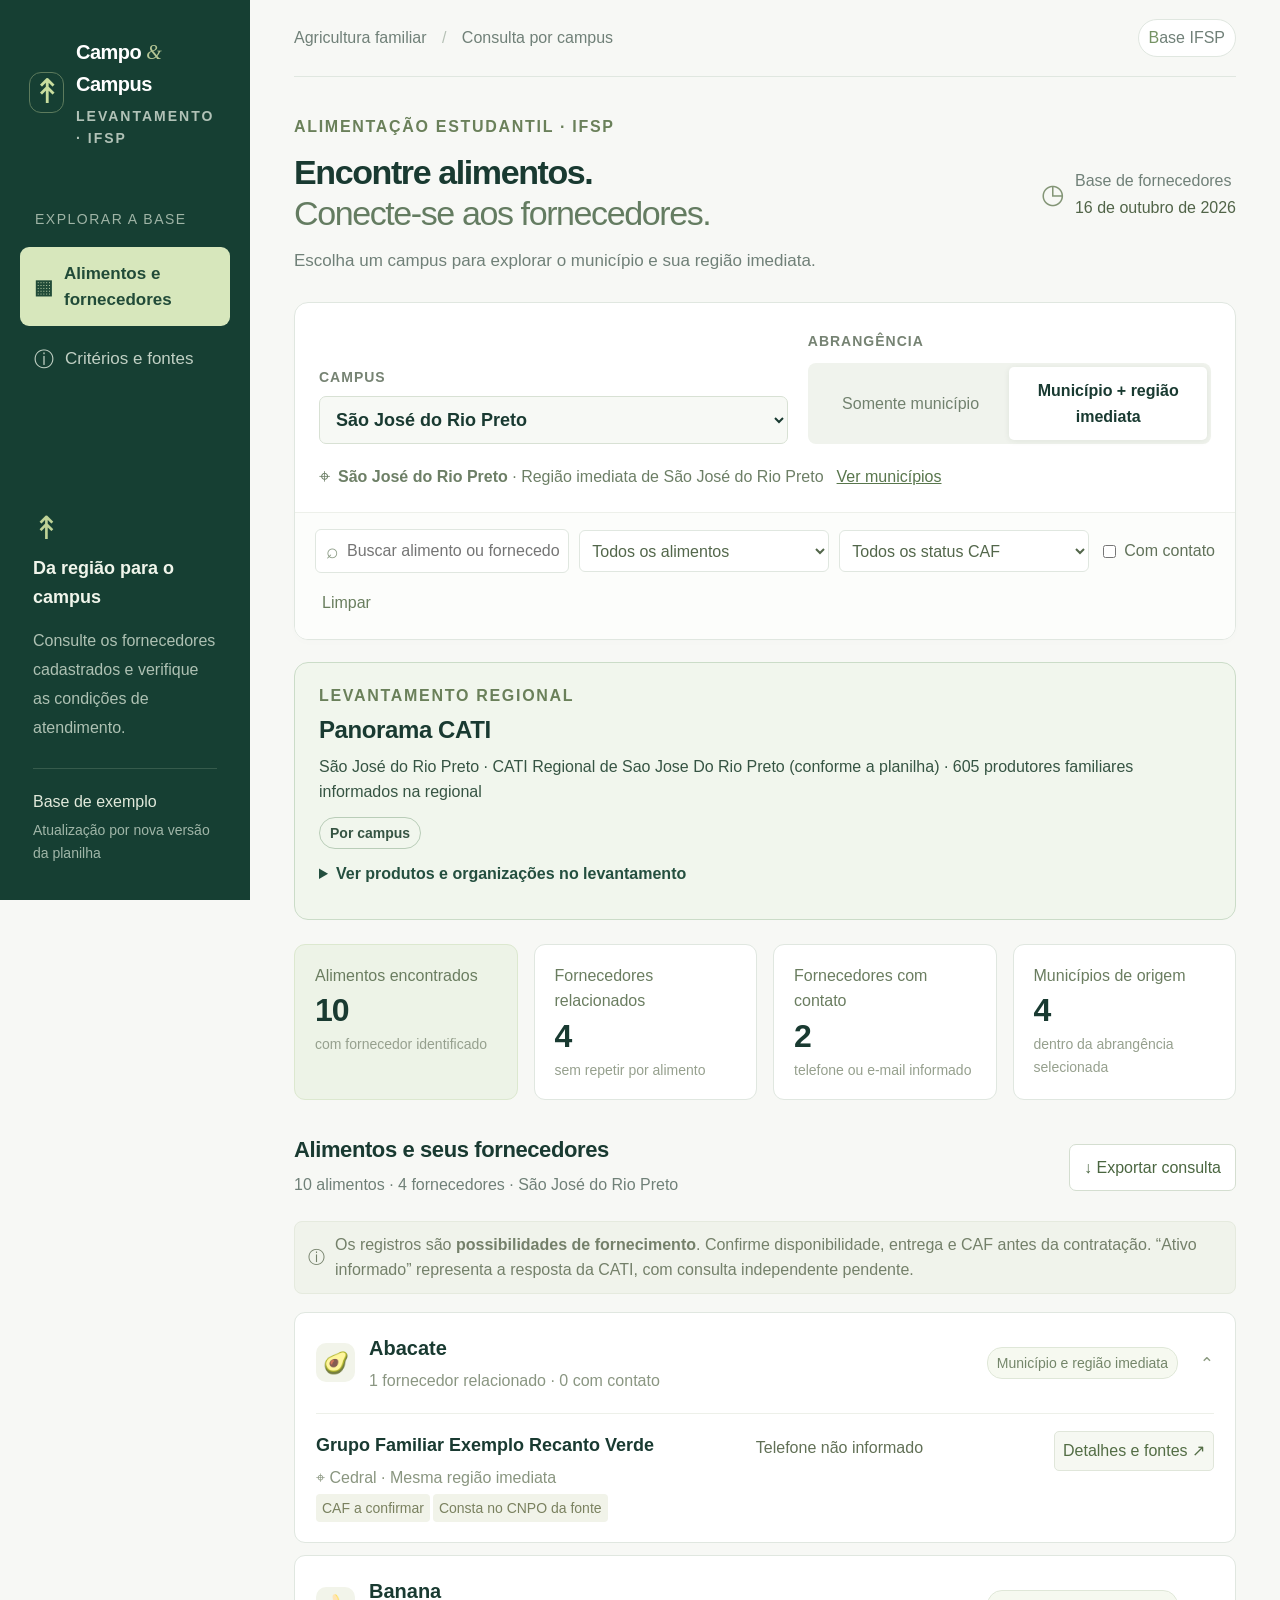
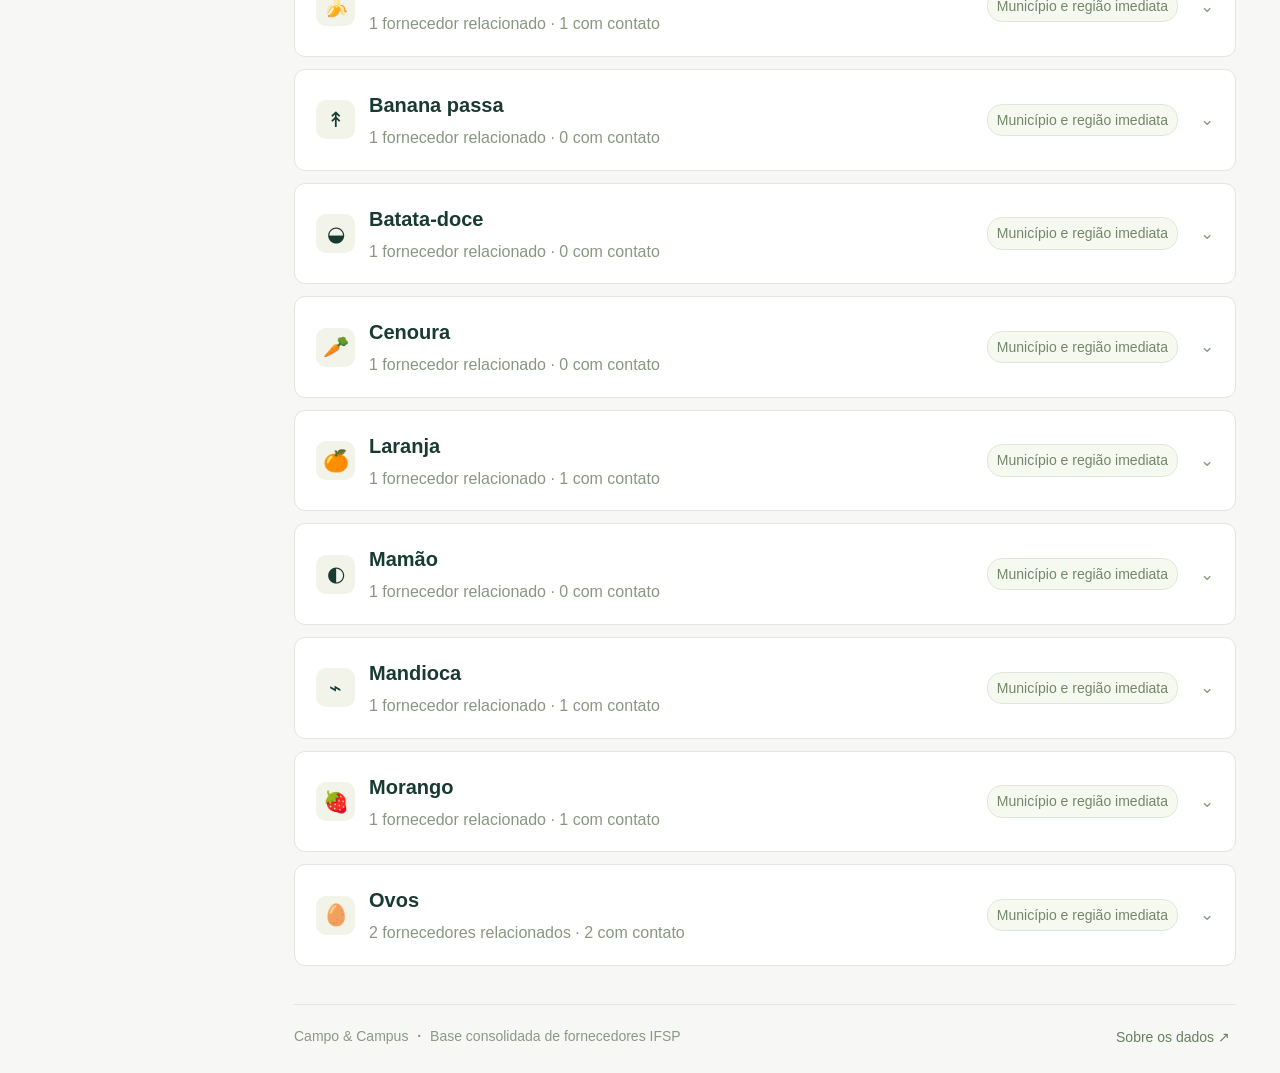
<file: campo-ao-campus/index.html>
<!doctype html><html lang="pt-BR"><head><meta charset="utf-8"><meta name="viewport" content="width=device-width, initial-scale=1"><meta name="description" content="Alimentos e fornecedores por campus do IFSP e região imediata. Consulta do levantamento consolidado, com contatos e evidências."><title>Campo & Campus · IFSP</title><link rel="stylesheet" href="style.css"></head><body>
<aside class="sidebar"><a class="brand" href="./" aria-label="Campo e Campus, início"><span class="brandmark">↟</span><span>Campo <i>&</i> Campus<small>LEVANTAMENTO · IFSP</small></span></a><div class="navlabel">EXPLORAR A BASE</div><button class="nav active" id="home"><span>▦</span> Alimentos e fornecedores</button><button class="nav" id="about"><span>ⓘ</span> Critérios e fontes</button><div class="sidebottom"><span class="smallleaf">↟</span><b>Da região para o campus</b><p>Consulte os fornecedores cadastrados e verifique as condições de atendimento.</p><div class="sideversion">Base de exemplo<small>Atualização por nova versão da planilha</small></div></div></aside>
<main><header><span class="breadcrumb">Agricultura familiar <span>/</span> Consulta por campus</span><span class="private">Base IFSP</span></header>
<section class="intro"><div><div class="eyebrow">ALIMENTAÇÃO ESTUDANTIL · IFSP</div><h1>Encontre alimentos.<br><span>Conecte-se aos fornecedores.</span></h1><p>Escolha um campus para explorar o município e sua região imediata.</p></div><div class="datepill"><span>◷</span><div>Base de fornecedores<b>16 de outubro de 2026</b></div></div></section>
<section class="filters" aria-label="Filtros de consulta"><div class="primaryfilters"><label class="campuslabel">CAMPUS<select id="campus" aria-label="Campus"><option>Carregando campi…</option></select></label><div class="scopelabel"><span>ABRANGÊNCIA</span><div class="segments"><button data-scope="local" aria-pressed="false">Somente município</button><button data-scope="region" class="selected" aria-pressed="true">Município + região imediata</button></div></div></div><div class="regionline"><span class="location">⌖</span><div id="regionLabel">Carregando região…</div><button id="regionInfo">Ver municípios</button></div><div class="secondaryfilters"><label class="searchlabel"><span>⌕</span><input id="search" placeholder="Buscar alimento ou fornecedor" aria-label="Buscar alimento ou fornecedor"></label><select id="food" aria-label="Filtrar alimento"><option value="">Todos os alimentos</option></select><select id="caf" aria-label="Situação CAF"><option value="">Todos os status CAF</option><option value="reported">Ativo informado pela CATI</option><option value="registered">Inscrição CAF informada</option><option value="pending">CAF pendente / não informado</option></select><label class="check"><input type="checkbox" id="contact"> Com contato</label><button id="reset" title="Limpar filtros secundários">Limpar</button></div></section>
<section class="cati-panel" aria-labelledby="catiTitle">
<div class="cati-heading"><div><div class="eyebrow">LEVANTAMENTO REGIONAL</div><h2 id="catiTitle">Panorama CATI</h2><p id="catiSummary" aria-live="polite">Carregando levantamento…</p></div><span class="cati-label">Por campus</span></div>
<details id="catiDetails" hidden><summary>Ver produtos e organizações no levantamento</summary><div id="catiBody"></div></details>
</section>
<section class="metrics" aria-label="Resumo dos resultados"><div><span>Alimentos encontrados</span><b id="foodCount">—</b><small>com fornecedor identificado</small></div><div><span>Fornecedores relacionados</span><b id="supplierCount">—</b><small>sem repetir por alimento</small></div><div><span>Fornecedores com contato</span><b id="contactCount">—</b><small>telefone ou e-mail informado</small></div><div><span>Municípios de origem</span><b id="cityCount">—</b><small>dentro da abrangência selecionada</small></div></section>
<section class="results"><div class="resulttitle"><div><h2>Alimentos e seus fornecedores</h2><p id="resultSubtitle" aria-live="polite">Preparando a consulta…</p></div><button class="export" id="export" disabled>↓ Exportar consulta</button></div><div class="notice"><span>ⓘ</span><p>Os registros são <b>possibilidades de fornecimento</b>. Confirme disponibilidade, entrega e CAF antes da contratação. “Ativo informado” representa a resposta da CATI, com consulta independente pendente.</p></div><div id="results" aria-live="polite"></div><section id="other" class="other"></section></section><footer><span>Campo & Campus <b>·</b> Base consolidada de fornecedores IFSP</span><button id="footerSources">Sobre os dados ↗</button></footer></main>
<dialog id="modal"><div class="modalhead"><h2 id="modalTitle"></h2><button id="close" aria-label="Fechar janela">✕</button></div><div id="modalContent"></div></dialog><div id="toast" role="status"></div><script src="app.js" defer></script></body></html>
</file>
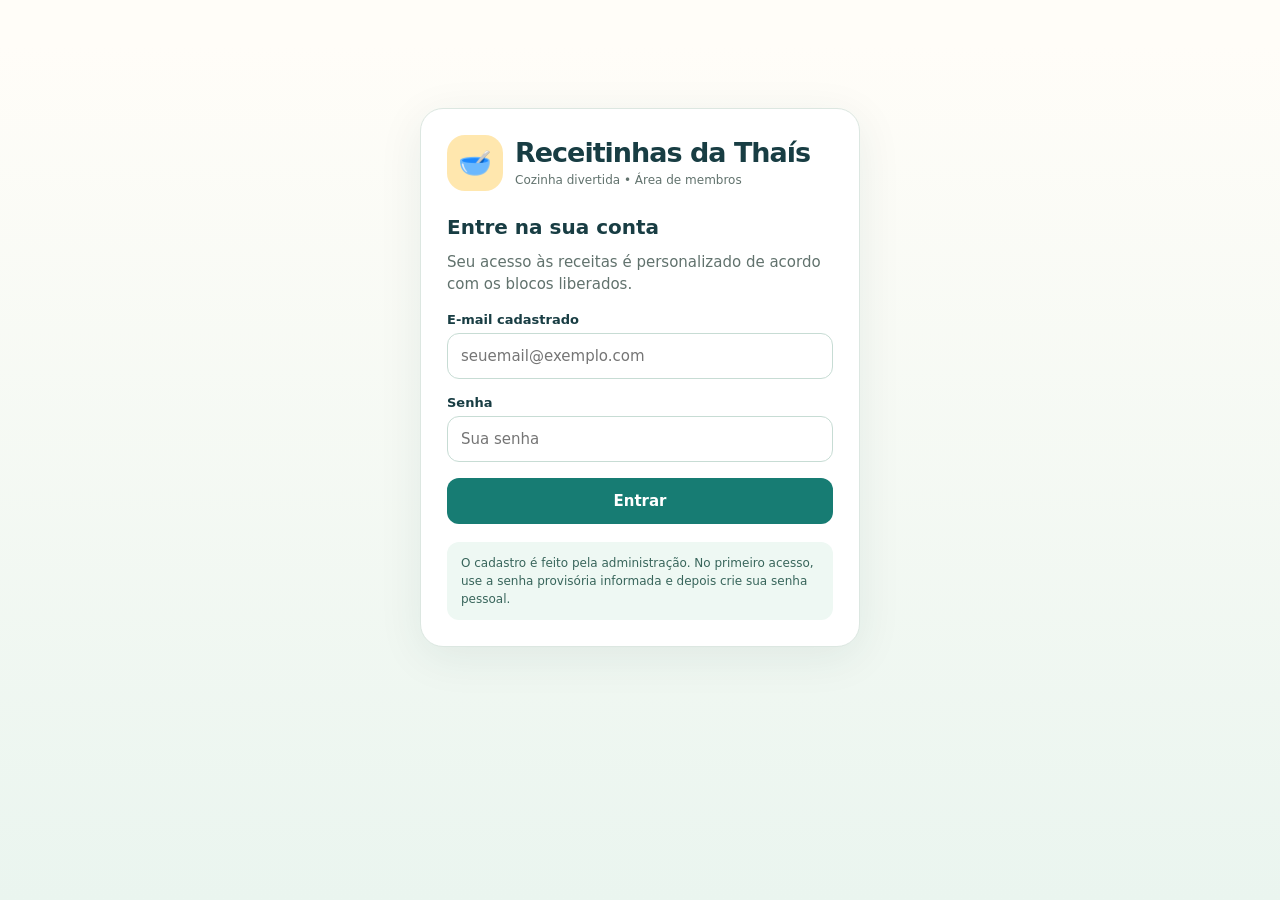
<file: receitinhas-da-thais/Login.html>
<!doctype html>
<html lang="pt-BR">
<head>
  <base target="_top">
  <meta charset="utf-8">
  <meta name="viewport" content="width=device-width, initial-scale=1, viewport-fit=cover">
  <meta name="theme-color" content="#177c73">
  <title>Entrar | Receitinhas da Thaís</title>
  <style>
    :root {--ink:#183d43;--teal:#177c73;--dark:#11655e;--cream:#fffdf8;--line:#dce7e1;--wash:#f3f7f3;--orange:#eaa85d;--gray:#61726d}
    *{box-sizing:border-box}body{margin:0;background:linear-gradient(180deg,#fffdf8 5%,#eaf5ef 100%);color:var(--ink);font:15px system-ui,-apple-system,Segoe UI,sans-serif;min-height:100vh}
    .hidden{display:none!important}.brand{display:flex;align-items:center;gap:12px;margin-bottom:24px}.logo{width:56px;height:56px;display:grid;place-items:center;background:#ffe7ae;border-radius:18px;font-size:27px}
    h1{font-size:27px;line-height:1.1;letter-spacing:-1px;margin:0 0 6px}h2{font-size:20px;margin:0 0 12px}p{margin:0 0 16px;line-height:1.5;color:var(--gray)}.muted{font-size:12px;color:var(--gray)}
    .frame{max-width:1080px;margin:0 auto;padding:24px 15px 80px}.center{min-height:90vh;display:flex;align-items:center;justify-content:center}.panel{background:white;border:1px solid var(--line);border-radius:23px;box-shadow:0 10px 45px rgba(24,61,67,.08);padding:26px;width:100%}.narrow{max-width:440px}
    label{display:block;font-size:13px;font-weight:700;margin-bottom:6px}.field{margin-bottom:16px}input[type=email],input[type=password],input[type=text]{width:100%;min-height:46px;padding:10px 13px;border-radius:12px;border:1px solid #c7dcd4;color:var(--ink);background:white;font:inherit}input:focus{outline:3px solid #e7bf7a;outline-offset:1px}
    button{font:inherit;cursor:pointer}button:disabled{opacity:.55;cursor:progress}.primary,.secondary,.small{border-radius:12px;padding:12px 15px;border:1px solid transparent;font-weight:750}.primary{background:var(--teal);color:white}.secondary{background:#edf6f1;color:var(--dark);border-color:#cfe4da}.small{padding:7px 10px;font-size:12px;border:1px solid var(--line);background:white;color:var(--dark)}.wide{width:100%;min-height:46px}.alert{border-radius:12px;padding:10px 13px;background:#fff1e4;border:1px solid #efc6a3;color:#874d21;margin:0 0 14px;font-size:13px}.info{padding:12px 14px;background:#eef8f3;border-radius:12px;margin-top:18px;font-size:12px;line-height:1.5;color:#38655b}.toolbar{display:flex;align-items:center;justify-content:space-between;gap:10px;flex-wrap:wrap;margin-bottom:18px}.toolbar .actions{display:flex;gap:7px;flex-wrap:wrap}.admin-grid{display:grid;grid-template-columns:320px minmax(0,1fr);gap:14px}.people{max-height:520px;overflow:auto}.userrow{width:100%;display:flex;flex-direction:column;align-items:flex-start;gap:3px;background:white;border:0;border-bottom:1px solid #ecf1ee;padding:12px 8px;text-align:left}.userrow:hover,.userrow.selected{background:#f0f8f3}.userrow strong{font-size:13px;max-width:100%;overflow-wrap:anywhere}.userrow span{color:var(--gray);font-size:11px}.pill{display:inline-flex;padding:2px 7px;border-radius:12px;background:#e7f4ec;color:#167353;font-size:11px}.pill.off{background:#f6ebe7;color:#9e514a}.checks{display:grid;grid-template-columns:repeat(2,minmax(0,1fr));gap:10px 7px;margin:10px 0 18px}.ck{display:flex;gap:8px;align-items:start;font-size:13px;font-weight:500;cursor:pointer;margin:0}.ck input{width:17px;height:17px;accent-color:var(--teal);margin:1px 0 0;flex-shrink:0}.section-title{margin-top:18px;padding-top:15px;border-top:1px solid var(--line);font-weight:800}.rowbuttons{display:flex;gap:8px;flex-wrap:wrap}.load{display:flex;gap:12px;align-items:center;justify-content:center;margin-top:15px}.spinner{width:17px;height:17px;border:2px solid #bee2cf;border-top-color:#147c6a;border-radius:50%;animation:spin .65s linear infinite}@keyframes spin{to{transform:rotate(360deg)}}
    @media(max-width:700px){.admin-grid{grid-template-columns:1fr}.panel{padding:18px}.frame{padding:14px 11px 55px}.center{min-height:90vh}.people{max-height:220px}.toolbar{align-items:flex-start}}
  </style>
</head>
<body>
<div id="entry" class="frame center"><section class="panel narrow">
  <div class="brand"><div class="logo">🥣</div><div><h1>Receitinhas da Thaís</h1><div class="muted">Cozinha divertida • Área de membros</div></div></div>
  <section id="loginPanel">
    <h2>Entre na sua conta</h2><p>Seu acesso às receitas é personalizado de acordo com os blocos liberados.</p>
    <div id="loginError" class="alert hidden" role="alert"></div>
    <form id="loginForm">
      <div class="field"><label for="email">E-mail cadastrado</label><input id="email" type="email" autocomplete="username" required placeholder="seuemail@exemplo.com"></div>
      <div class="field"><label for="pass">Senha</label><input id="pass" type="password" autocomplete="current-password" required placeholder="Sua senha"></div>
      <button id="enterButton" class="primary wide" type="submit">Entrar</button>
    </form>
    <div class="info">O cadastro é feito pela administração. No primeiro acesso, use a senha provisória informada e depois crie sua senha pessoal.</div>
  </section>
  <section id="passPanel" class="hidden">
    <h2>Alterar minha senha</h2><p>Proteja sua conta com uma senha individual.</p>
    <div id="passError" class="alert hidden" role="alert"></div>
    <form id="passForm">
      <div class="field"><label for="currentPass">Senha atual</label><input id="currentPass" type="password" autocomplete="current-password" required></div>
      <div class="field"><label for="newPass">Nova senha</label><input id="newPass" type="password" autocomplete="new-password" minlength="10" required></div>
      <div class="field"><label for="confirmPass">Confirmar nova senha</label><input id="confirmPass" type="password" autocomplete="new-password" minlength="10" required></div>
      <p class="muted">Use no mínimo 10 caracteres, incluindo maiúscula, minúscula, número e símbolo.</p>
      <button id="passButton" class="primary wide" type="submit">Salvar nova senha</button>
      <button id="passBack" type="button" class="secondary wide" style="margin-top:8px">Voltar</button>
    </form>
  </section>
  <div id="loading" class="load hidden"><div class="spinner"></div><span class="muted">Verificando acesso…</span></div>
</section></div>
<div id="adminPanel" class="frame hidden">
  <div class="toolbar"><div class="brand" style="margin:0"><div class="logo">🥣</div><div><h1>Controle de usuários</h1><div class="muted">Receitinhas da Thaís · Administração</div></div></div>
    <div class="actions"><button id="viewRecipes" class="primary">Ver receitas</button><button id="changePass" class="secondary">Minha senha</button><button id="logout" class="secondary">Sair</button></div>
  </div>
  <div id="adminError" class="alert hidden" role="alert"></div>
  <div class="admin-grid">
    <section class="panel"><div class="toolbar"><h2 style="margin:0">Pessoas cadastradas</h2><button id="newUser" class="small" type="button">+ Novo</button></div><div id="userList" class="people"><p>Carregando…</p></div></section>
    <section class="panel"><h2 id="editTitle">Cadastrar usuário</h2><p>Defina quem pode acessar cada bloco. Você também pode editar as permissões diretamente na planilha.</p>
      <form id="userForm">
        <div class="field"><label for="userEmail">E-mail</label><input id="userEmail" type="email" required placeholder="usuario@email.com"></div>
        <div class="field"><label for="userName">Nome (opcional)</label><input id="userName" type="text" maxlength="120" placeholder="Nome do usuário"></div>
        <label class="ck"><input id="userActive" type="checkbox" checked><span>Usuário ativo</span></label>
        <div class="section-title">Blocos de receitas liberados</div>
        <div id="blocksList" class="checks"></div>
        <div class="rowbuttons"><button id="saveUser" class="primary" type="submit">Salvar usuário</button><button id="resetUser" class="secondary hidden" type="button">Redefinir para SENHA_PROVISORIA</button></div>
      </form>
      <div class="info">Novos usuários recebem senha provisória <strong>SENHA_PROVISORIA</strong> e deverão trocá-la no primeiro acesso. A senha não fica visível na planilha.</div>
    </section>
  </div>
</div>
<script>
(function(){'use strict';
  const BLOCOS=['Café da manhã','Lancheira','Almoço','Lanche da tarde','Jantar','Festas saudáveis','Receitas infantis','Receitas interativas'];
  const el=id=>document.getElementById(id);
  const esc=s=>String(s??'').replace(/[&<>"']/g,c=>({'&':'&amp;','<':'&lt;','>':'&gt;','"':'&quot;',"'":'&#39;'}[c]));
  let token=sessionStorage.getItem('receitinhas_token')||'',user=null,users=[],selected='';
  function err(id,msg){const node=el(id);node.textContent=msg||'';node.classList.toggle('hidden',!msg)}
  function loading(yes){el('loading').classList.toggle('hidden',!yes)}
  function call(name,args){return new Promise((resolve,reject)=>google.script.run.withSuccessHandler(resolve).withFailureHandler(reject)[name](...args))}
  function message(e){return e&&e.message?e.message:'Não foi possível concluir. Tente novamente.'}
  function screen(name){el('entry').classList.toggle('hidden',name==='admin');el('adminPanel').classList.toggle('hidden',name!=='admin');el('loginPanel').classList.toggle('hidden',name!=='login');el('passPanel').classList.toggle('hidden',name!=='pass')}
  function signOut(){const old=token;token='';user=null;selected='';sessionStorage.removeItem('receitinhas_token');sessionStorage.removeItem('receitinhas_abrir_troca');if(old)call('apiSair',[old]).catch(()=>{});screen('login');el('pass').value='';err('loginError','')}
  async function afterAuth(){
    if(!user)return signOut();
    if(user.trocarSenha || sessionStorage.getItem('receitinhas_abrir_troca')==='1'){
      sessionStorage.removeItem('receitinhas_abrir_troca');screen('pass');return;
    }
    if(user.perfil==='ADMIN'){
      screen('admin');await reloadUsers();return;
    }
    await openRecipes();
  }
  async function openRecipes(){
    err('loginError','');loading(true);
    try{
      const html=await call('apiAbrirReceitas',[token]);
      document.open();document.write(html);document.close();
    }catch(e){loading(false);screen('login');err('loginError',message(e));}
  }
  el('loginForm').addEventListener('submit',async ev=>{
    ev.preventDefault();err('loginError','');el('enterButton').disabled=true;loading(true);
    try{
      const res=await call('apiEntrar',[el('email').value,el('pass').value]);
      token=res.token;user=res.usuario;sessionStorage.setItem('receitinhas_token',token);
      el('currentPass').value=el('pass').value;el('pass').value='';
      await afterAuth();
    }catch(e){err('loginError',message(e))}
    finally{loading(false);el('enterButton').disabled=false}
  });
  el('passForm').addEventListener('submit',async ev=>{
    ev.preventDefault();err('passError','');
    const n=el('newPass').value;
    if(n!==el('confirmPass').value){err('passError','As senhas não conferem.');return;}
    el('passButton').disabled=true;
    try{
      const res=await call('apiTrocarSenha',[token,el('currentPass').value,n]);
      token=res.token;user=res.usuario;sessionStorage.setItem('receitinhas_token',token);
      el('currentPass').value='';el('newPass').value='';el('confirmPass').value='';
      await afterAuth();
    }catch(e){err('passError',message(e))}
    finally{el('passButton').disabled=false}
  });
  el('passBack').addEventListener('click',()=>user && !user.trocarSenha ? afterAuth() : signOut());
  el('changePass').addEventListener('click',()=>{err('passError','');el('currentPass').value='';screen('pass')});
  el('logout').addEventListener('click',signOut);
  el('viewRecipes').addEventListener('click',openRecipes);
  BLOCOS.forEach((b,i)=>{
    const lb=document.createElement('label');lb.className='ck';
    const inp=document.createElement('input');inp.type='checkbox';inp.value=b;inp.name='blocks';inp.id='block'+i;
    const sp=document.createElement('span');sp.textContent=b;lb.append(inp,sp);el('blocksList').appendChild(lb);
  });
  function currentBlocks(){return Array.from(el('blocksList').querySelectorAll('input:checked')).map(c=>c.value)}
  function fillForm(u){
    selected=u?u.email:'';el('editTitle').textContent=u?'Editar permissões':'Cadastrar usuário';
    el('userEmail').value=u?u.email:'';el('userEmail').readOnly=!!u;
    el('userName').value=u?u.nome:'';el('userActive').checked=u?u.ativo:true;
    el('resetUser').classList.toggle('hidden',!u);
    el('blocksList').querySelectorAll('input').forEach(ch=>ch.checked=!!u&&u.blocos.includes(ch.value));
    drawList();
  }
  function drawList(){
    const node=el('userList');node.innerHTML='';
    const shown=users.filter(u=>u.perfil!=='ADMIN');
    if(!shown.length){node.innerHTML='<p class="muted">Nenhum usuário cadastrado ainda.</p>';return;}
    shown.sort((a,b)=>a.email.localeCompare(b.email,'pt-BR')).forEach(u=>{
      const btn=document.createElement('button');btn.type='button';btn.className='userrow'+(selected===u.email?' selected':'');
      const st=u.ativo?'Ativo':'Bloqueado';
      btn.innerHTML='<strong>'+esc(u.nome||u.email)+'</strong><span>'+esc(u.email)+'</span><span><span class="pill'+(u.ativo?'':' off')+'">'+st+'</span> · '+u.blocos.length+' blocos'+(u.trocarSenha?' · Troca de senha pendente':'')+'</span>';
      btn.addEventListener('click',()=>fillForm(u));node.appendChild(btn);
    });
  }
  async function reloadUsers(){
    err('adminError','');
    try{
      users=await call('apiListarUsuarios',[token]);
      drawList();
      if(selected){const u=users.find(x=>x.email===selected);if(u)fillForm(u);else fillForm(null)}
    }catch(e){err('adminError',message(e))}
  }
  el('newUser').addEventListener('click',()=>fillForm(null));
  el('userForm').addEventListener('submit',async ev=>{
    ev.preventDefault();err('adminError','');el('saveUser').disabled=true;
    const data={email:el('userEmail').value,nome:el('userName').value,ativo:el('userActive').checked,blocos:currentBlocks()};
    try{await call('apiSalvarUsuario',[token,data]);selected=data.email.toLowerCase().trim();await reloadUsers();}
    catch(e){err('adminError',message(e))}
    finally{el('saveUser').disabled=false}
  });
  el('resetUser').addEventListener('click',async()=>{
    if(!selected||!confirm('Redefinir a senha de '+selected+' para SENHA_PROVISORIA? O usuário terá que trocá-la no próximo acesso.'))return;
    try{await call('apiRedefinirSenha',[token,selected]);await reloadUsers();alert('Senha redefinida para SENHA_PROVISORIA.');}
    catch(e){err('adminError',message(e))}
  });
  if(token){loading(true);call('apiSessao',[token]).then(u=>{user=u;loading(false);afterAuth().catch(e=>err('loginError',message(e)))})
    .catch(e=>{loading(false);signOut();err('loginError','Sua sessão terminou. Entre novamente.')});}
  else screen('login');
})();
</script>
</body>
</html>
</file>
<file: campo-ao-campus/style.css>
:root{--ink:#193a31;--muted:#708078;--line:#e0e7e0;--green:#244f3f;--pale:#edf3e7;--bg:#f7f8f5}*{box-sizing:border-box}body{margin:0;background:var(--bg);font:18px/1.6 Inter,-apple-system,BlinkMacSystemFont,"Segoe UI",sans-serif;color:var(--ink)}button,input,select{font:inherit}button,a,input,select,summary{-webkit-tap-highlight-color:transparent}button{cursor:pointer}button:focus-visible,a:focus-visible,summary:focus-visible{outline:3px solid #76a57b;outline-offset:3px}button:disabled{opacity:.45;cursor:default}a{color:var(--green)}.sidebar{width:250px;position:fixed;inset:0 auto 0 0;padding:36px 20px;background:#163f33;color:#f0f5eb;display:flex;flex-direction:column}.brand{display:flex;gap:12px;align-items:center;color:white;text-decoration:none;font-size:20px;font-weight:650;letter-spacing:-.5px;padding:0 9px}.brand i{font-family:Georgia,serif;font-weight:400;color:#b5c796}.brand small{display:block;font-size:14px;letter-spacing:2px;color:#b1c2b7;margin-top:5px}.brandmark{width:35px;height:41px;border:1px solid #5d7b5d;border-radius:12px;color:#c8dd9e;font:34px/38px Georgia;text-align:center}.navlabel{font-size:14px;letter-spacing:1.5px;color:#9fb4a6;padding:0 15px;margin:58px 0 14px}.nav{border:0;background:none;color:#c1d0c4;padding:14px;border-radius:9px;text-align:left;font-size:17px;margin:3px 0;display:flex;align-items:center;gap:11px}.nav span{font-size:20px;line-height:16px}.nav.active{background:#d7e7bc;color:#214b38;font-weight:650}.nav:hover{background:#315647;color:white}.nav.active:hover{background:#dfedc6;color:#214b38}.sidebottom{margin-top:auto;padding:15px 13px 0}.smallleaf{font-size:32px;color:#bfd397}.sidebottom b{display:block;font-size:18px}.sidebottom p{font-size:16px;color:#aec1b3;line-height:1.8}.sideversion{border-top:1px solid #365b4c;padding-top:20px;margin-top:25px;font-size:16px;color:#e1e9db}.sideversion small{display:block;font-size:14px;color:#a0b6a8;margin-top:5px}main{margin-left:250px;max-width:1800px;padding:0 44px}header{height:77px;display:flex;align-items:center;justify-content:space-between;border-bottom:1px solid var(--line);font-size:16px;color:var(--muted)}.breadcrumb span{padding:0 11px;color:#b6c1b6}.private{padding:5px 10px;border:1px solid var(--line);border-radius:20px;font-size:16px;background:#fff}.private:first-letter{color:#769365}.intro{display:flex;justify-content:space-between;align-items:center;padding:37px 0 28px;gap:20px}.eyebrow{font-size:16px;letter-spacing:1.7px;font-weight:700;color:#6a805a}h1{font-size:34px;font-weight:650;line-height:1.23;letter-spacing:-1.4px;margin:12px 0}h1 span{font-weight:430;color:#647c61}.intro p{margin:12px 0 0;font-size:17px;color:var(--muted)}.datepill{display:flex;gap:10px;font-size:16px;color:var(--muted);align-items:center}.datepill>span{font-size:27px;color:#839576}.datepill b{display:block;font-size:16px;color:#516448;font-weight:500;margin-top:2px}.filters{background:#fff;border:1px solid var(--line);border-radius:14px;overflow:hidden;box-shadow:0 3px 9px #132a1403}.primaryfilters{padding:23px 24px 16px;display:flex;gap:27px;align-items:flex-end}.primaryfilters label{flex:1}.campuslabel,.scopelabel>span{font-size:14px;letter-spacing:1px;color:#768373;font-weight:700}.campuslabel select{display:block;width:100%;margin-top:8px;background:#f7f9f5;border:1px solid #d8e1d4;border-radius:7px;padding:12px 35px 12px 12px;font-size:18px;font-weight:600;color:var(--ink)}.segments{display:flex;background:#f0f3ed;padding:4px;border-radius:8px;margin-top:8px}.segments button{border:0;border-radius:5px;background:transparent;padding:11px 12px;color:#71816e;font-size:16px;white-space:nowrap}.segments .selected{background:white;box-shadow:0 1px 6px #19381a13;color:var(--ink);font-weight:650}.regionline{display:flex;gap:8px;align-items:center;padding:0 24px 20px;font-size:16px;color:#6d7f66}.regionline button{border:0;background:none;padding:0;margin-left:5px;text-decoration:underline;font-size:16px;color:#58764c}.location{font-size:20px}.secondaryfilters{border-top:1px solid #edf0ea;background:#fcfdfb;padding:16px 20px;display:flex;gap:10px;align-items:center}.secondaryfilters select{font-size:16px;padding:9px 25px 9px 8px;border:1px solid var(--line);border-radius:6px;background:white;color:#53674b;max-width:210px;min-width:110px}.searchlabel{display:flex;align-items:center;border:1px solid var(--line);border-radius:6px;background:white;flex:1;min-width:140px}.searchlabel span{font-size:21px;padding-left:10px;color:#8b9b85}.searchlabel input{min-width:0;border:0;outline:none;padding:8px;font-size:16px;width:100%;background:transparent;color:var(--ink)}.check{font-size:16px;white-space:nowrap;color:#61725a;display:flex;gap:5px;align-items:center}.check input{accent-color:#31583f}.secondaryfilters>button{font-size:16px;border:0;background:transparent;color:#697e5e;padding:7px}.metrics{display:grid;grid-template-columns:repeat(4,1fr);gap:16px;margin:24px 0 32px}.metrics>div{background:#fff;border:1px solid var(--line);border-radius:11px;padding:18px 20px;position:relative}.metrics>div:first-child{background:#edf3e7;border-color:#dce8cf}.metrics span{font-size:16px;color:#6a7d60;display:block}.metrics b{font-size:32px;font-weight:550;display:block;line-height:1.4;letter-spacing:-1px}.metrics small{display:block;font-size:14px;color:#96a08e}.resulttitle{display:flex;align-items:center;justify-content:space-between;gap:10px}h2{font-size:22px;font-weight:620;letter-spacing:-.4px;margin:0}.resulttitle p{font-size:16px;color:var(--muted);margin:5px 0}.export{border:1px solid #d4ded0;border-radius:7px;color:#4a6640;background:white;font-size:16px;padding:10px 14px;white-space:nowrap}.export:hover{background:#edf3e7}.notice{display:flex;gap:10px;align-items:center;margin:18px 0;background:#f0f3eb;border:1px solid #e5eade;border-radius:8px;padding:10px 13px;color:#74806a}.notice>span{font-size:17px}.notice p{font-size:16px;line-height:1.6;margin:0}.notice b{font-weight:600}.foodcard{background:white;border:1px solid var(--line);border-radius:11px;margin:12px 0;overflow:hidden}.foodcard>summary{list-style:none;display:flex;align-items:center;gap:14px;padding:19px 21px;cursor:pointer}.foodcard summary::-webkit-details-marker{display:none}.foodicon{width:39px;height:39px;background:#f2f4ea;border-radius:10px;display:grid;place-items:center;font-size:21px}.foodtitle{flex:1}.foodtitle h3{font-weight:600;font-size:20px;margin:0 0 4px}.foodtitle small{font-size:16px;color:#8a9682}.foodcard .foodtag{border:1px solid #dfe7d8;background:#f6f9f0;padding:4px 9px;border-radius:15px;font-size:14px;color:#74866a}.chevron{color:#8c9b81;font-size:17px;margin-left:8px}.foodcard[open] .chevron{transform:rotate(180deg)}.supplier{border-top:1px solid #edf0e9;margin:0 21px;padding:17px 0;display:grid;grid-template-columns:minmax(180px,1.5fr) minmax(140px,1fr) auto;gap:15px;align-items:start}.supplier h4{font-size:16px;font-weight:650;margin:0 0 6px;line-height:1.6}.supplier .origin{font-size:16px;color:#8a9680}.supplier .contactline{font-size:16px;word-break:break-word;margin:4px 0;color:#617056}.badge{font-size:14px;display:inline-block;padding:3px 6px;border-radius:4px;color:#7a815f;background:#f1f3e9;margin:3px 3px 3px 0}.badge.reported{color:#846a22;background:#faf3db}.badge.registered{color:#786f39;background:#f6f1df}.contactlinks{display:flex;gap:6px;flex-wrap:wrap;margin-top:8px}.contactlinks a,.detailbutton{font-size:14px;background:#f6f8f2;border:1px solid #e0e6da;border-radius:5px;color:#536d45;padding:5px 8px;text-decoration:none;display:inline-block}.detailbutton{white-space:nowrap}.empty{padding:40px 20px;text-align:center;background:white;border:1px dashed #d5dfcf;border-radius:10px;margin:18px 0}.empty .emptyicon{font-size:32px;color:#8c9f7d}.empty h3{font-size:19px;margin:10px 0}.empty p{font-size:17px;max-width:500px;margin:0 auto;color:var(--muted)}.other{margin-top:22px}.other>details{border:1px solid var(--line);border-radius:10px;background:#fff}.other>details>summary{padding:18px 22px;cursor:pointer;font-size:17px;color:#68765d}.otherintro{font-size:16px;color:#819078;padding:0 22px}.more{display:block;margin:12px auto 25px;padding:9px 15px;font-size:16px;background:#f1f5ea;border:1px solid var(--line);border-radius:6px;color:#4c6344}footer{border-top:1px solid var(--line);margin:38px 0 0;padding:20px 0 24px;display:flex;justify-content:space-between;gap:14px;font-size:14px;color:#8c9786}footer b{margin:0 5px}footer button{font-size:14px;color:#697e5f;background:none;border:0}dialog{border:1px solid #d9e2d4;border-radius:15px;color:var(--ink);padding:25px;width:min(780px,calc(100% - 30px));max-height:85vh;box-shadow:0 20px 100px #0b211b33}dialog::backdrop{background:#15352b66;backdrop-filter:blur(3px)}.modalhead{display:flex;justify-content:space-between;gap:18px;align-items:start;border-bottom:1px solid var(--line);padding-bottom:16px;margin-bottom:18px}.modalhead h2{font-size:20px;line-height:1.6}.modalhead button{border:0;background:#f2f5ee;padding:5px 9px;color:#7e8d73;border-radius:5px}.detailgrid{display:grid;grid-template-columns:1fr 1fr;gap:16px;margin-bottom:18px}.detailgrid dt{font-size:16px;color:#8a9780;margin-bottom:4px}.detailgrid dd{margin:0;font-size:17px;overflow-wrap:anywhere}.modalnote{font-size:16px;line-height:1.8;background:#f3f6ef;padding:12px;border-radius:7px;color:#67785b}.sourceitem{display:block;font-size:16px;overflow-wrap:anywhere;padding:6px 0}.modalbody h3{font-size:18px;margin:20px 0 7px}.modalbody p,.modalbody li{font-size:17px;line-height:1.8;color:#68785f}.towns{display:flex;flex-wrap:wrap;gap:8px}.towns span{font-size:16px;background:#eef3e7;padding:5px 10px;border-radius:6px}.towns .current{background:#224b38;color:white}#toast{position:fixed;bottom:20px;left:50%;transform:translateX(-50%);background:#214b38;color:white;padding:10px 20px;border-radius:8px;font-size:17px;display:none;z-index:1000}#toast.visible{display:block}.loading{padding:50px;text-align:center;color:#819173}
@media(min-width:1500px){main{padding:0 65px}.intro{padding-top:45px}}@media(max-width:1200px){.sidebar{width:210px;padding:30px 14px}.brand{font-size:20px;gap:9px}.brandmark{width:30px}main{margin-left:210px;padding:0 25px}.secondaryfilters{flex-wrap:wrap}.searchlabel{flex-basis:210px}.metrics{gap:9px}.metrics>div{padding:16px 13px}.metrics span{font-size:16px}.metrics small{font-size:14px}.datepill{display:none}.supplier{grid-template-columns:1.3fr 1fr}.supplier>.detailbutton{grid-column:2;justify-self:start}.scopelabel{flex:1}.segments button{font-size:16px;padding:11px 9px}}@media(max-width:800px){.sidebar{position:static;width:100%;height:auto;padding:16px 20px;display:flex;flex-direction:row;justify-content:space-between;align-items:center}.brand{padding:0}.brandmark{height:33px;font-size:27px;line-height:31px}.brand small{font-size:14px}.sidebar .navlabel,.sidebar .sidebottom,.sidebar .nav.active{display:none}.sidebar .nav{font-size:0;padding:8px;margin:0}.sidebar .nav span{font-size:21px}.sidebar #about::after{content:'Sobre';font-size:16px}.sidebar #about{display:flex;gap:6px}.brand{font-size:19px}main{margin:0;padding:0 20px}header{height:53px}.breadcrumb{font-size:16px}.intro{padding:26px 0 22px}h1{font-size:29px}.intro p{font-size:16px;max-width:290px}.eyebrow{font-size:14px}.primaryfilters{flex-direction:column;align-items:stretch;gap:16px;padding:19px 17px 12px}.segments button{flex:1}.regionline{padding:0 17px 15px;align-items:start;font-size:14px;flex-wrap:wrap}.regionline button{margin-left:25px}.regionline .location{line-height:18px}.secondaryfilters{padding:14px;gap:8px}.searchlabel{flex-basis:100%}.secondaryfilters select{flex:1;max-width:none;width:44%}.metrics{grid-template-columns:1fr 1fr;gap:9px;margin:16px 0 25px}.metrics>div{padding:13px 15px}.metrics b{font-size:27px}.metrics small{font-size:14px}h2{font-size:19px}.export{padding:8px 10px;font-size:14px}.resulttitle{align-items:start}.resulttitle p{max-width:180px}.foodcard>summary{padding:16px 14px;gap:11px}.foodtitle h3{font-size:18px}.foodcard .foodtag{display:none}.supplier{margin:0 15px;grid-template-columns:1fr;gap:7px}.supplier>.detailbutton{grid-column:1;justify-self:start}.supplier h4{font-size:16px}.notice{align-items:start}.notice p{font-size:14px}.detailgrid{grid-template-columns:1fr}.modalhead h2{font-size:20px}footer{font-size:14px}footer button{white-space:nowrap}.private{font-size:14px}}

/* Larger type while preserving the existing visual hierarchy and layout. */
.primaryfilters{flex-wrap:wrap;gap:20px}.primaryfilters .campuslabel{min-width:230px}.segments{flex-wrap:wrap}.segments button{flex:1;white-space:normal}.secondaryfilters{flex-wrap:wrap}.secondaryfilters select{max-width:250px;min-height:42px}.searchlabel{flex-basis:240px}.searchlabel input{min-height:40px}.nav{line-height:1.5}.nav span{flex-shrink:0}.foodtitle{min-width:0}.foodtitle h3,.supplier h4{overflow-wrap:anywhere}.metrics>div{min-width:0}.resulttitle{flex-wrap:wrap}.supplier{grid-template-columns:minmax(0,1.5fr) minmax(0,1fr) auto}.supplier>div{min-width:0}.supplier .origin{overflow-wrap:anywhere}.detailbutton{white-space:normal}.foodcard .foodtag{flex-shrink:0}footer{flex-wrap:wrap}
@media(max-width:1200px){.supplier{grid-template-columns:minmax(0,1.3fr) minmax(0,1fr)}}
@media(max-width:800px){.primaryfilters .campuslabel{min-width:0}.segments button{min-width:120px}.supplier{grid-template-columns:minmax(0,1fr)}.intro p{max-width:none}.metrics>div{padding:14px}.resulttitle p{max-width:none}.regionline button{margin-left:0}.breadcrumb span{padding:0 5px}.private{flex-shrink:0}.foodtitle h3{line-height:1.5}header{gap:8px}.export{min-height:40px}}

/* Keep larger labels and contacts readable on narrow screens. */
.secondaryfilters select,.searchlabel input{font-size:16px}.supplier h4{font-size:18px}.supplier .origin,.supplier .contactline{font-size:16px}.contactlinks a,.detailbutton{font-size:16px;min-height:40px}.sidebar{overflow-y:auto}.brandmark,.foodicon{flex-shrink:0}.check{white-space:normal}.primaryfilters label{min-width:0}.scopelabel{min-width:0}.foodtitle small{display:block}.modalhead h2{overflow-wrap:anywhere}
@media(max-width:800px){main{padding:0 16px}.supplier h4{font-size:18px}.foodtitle h3{font-size:20px}.segments button{min-width:0}.secondaryfilters select{min-width:0}.private{white-space:normal}header{height:auto;min-height:64px}.sidebar{overflow:visible}.brand{font-size:19px}.brand small{font-size:11px;letter-spacing:1px}}

.cati-panel{margin-top:22px;padding:20px 24px;border:1px solid #cbdcc8;border-radius:14px;background:#f1f6ed;color:var(--ink)}
.cati-heading{display:flex;align-items:flex-start;justify-content:space-between;gap:12px;flex-wrap:wrap}
.cati-heading h2{margin:3px 0;font-size:24px}
.cati-heading p{margin:4px 0 0;font-size:16px;color:#365443;overflow-wrap:anywhere}
.cati-label{font-size:14px;font-weight:650;color:#365443;border:1px solid #b9cdb8;border-radius:16px;padding:4px 10px}
.cati-panel summary{padding:12px 0;color:#244f3f;font-size:16px;font-weight:650;cursor:pointer}
.cati-note,.cati-source{font-size:16px;color:#365443;overflow-wrap:anywhere}
.cati-note{border-left:3px solid #769c72;padding-left:12px;margin:0 0 16px}
.cati-grid{display:grid;grid-template-columns:repeat(3,minmax(0,1fr));gap:12px}
.cati-grid>div{padding:12px 15px;border:1px solid #d4e0d2;border-radius:9px;background:#fff;overflow-wrap:anywhere}
.cati-grid h3{font-size:18px;margin:0 0 7px}
.cati-grid ul{margin:0;padding-inline-start:1.2em}
.cati-grid p,.cati-grid li{font-size:16px;margin:0 0 3px}
.cati-source{margin:14px 0 0}
@media(max-width:950px){.cati-grid{grid-template-columns:minmax(0,1fr)}}
@media(max-width:800px){.cati-panel{padding:16px}.cati-heading h2{font-size:22px}}
</file>
